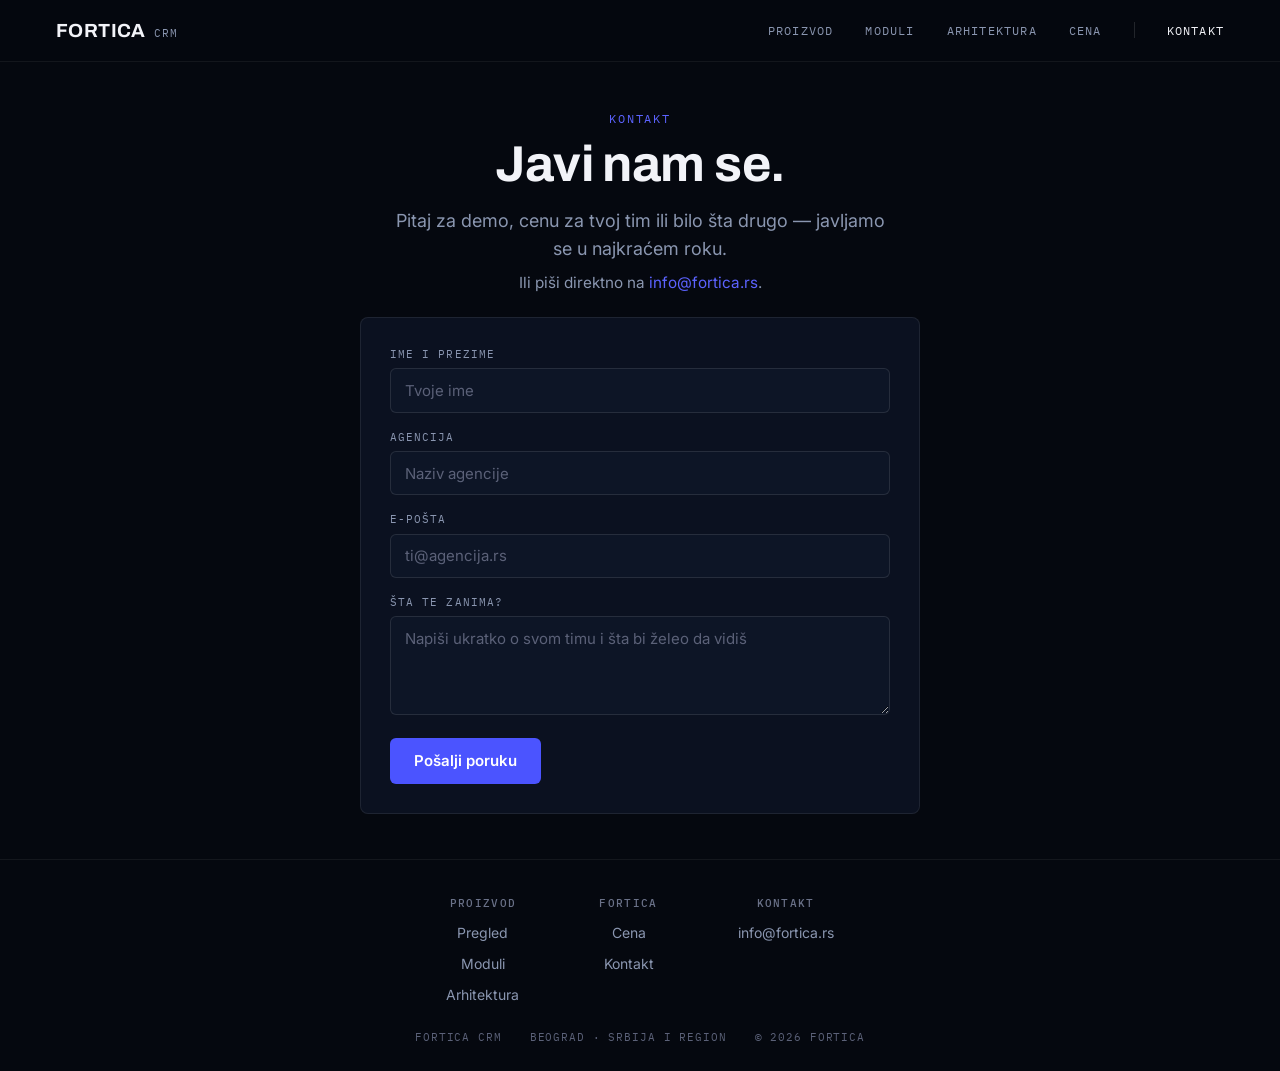
<file: contact.html>
<!DOCTYPE html>
<html lang="sr">
<head>
<meta charset="utf-8">
<meta name="viewport" content="width=device-width, initial-scale=1">
<title>Kontakt — Fortica</title>
<meta name="description" content="Javi se Fortici — pitaj za demo, cenu za tvoj tim ili bilo šta drugo o CRM-u za agencije za nekretnine.">
<meta name="color-scheme" content="dark">
<link rel="icon" href="favicon.ico">
<link rel="preconnect" href="https://fonts.googleapis.com">
<link rel="preconnect" href="https://fonts.gstatic.com" crossorigin>
<link href="https://fonts.googleapis.com/css2?family=Archivo:ital,wght@0,400;0,500;0,600;0,700;0,800;0,900&family=IBM+Plex+Mono:wght@400;500;600&family=Inter:wght@400;500;600;700&display=swap" rel="stylesheet">
<style>
  :root{
    --bg:#05080F; --panel:#0B1120; --field:#0D1526;
    --line:#26304C; --ink:#F2F3F8; --muted:#8A96B0;
    --accent:#4B54FF; --accent-hi:#5C63FF;
    --display:Archivo,sans-serif; --mono:'IBM Plex Mono',monospace; --text:Inter,sans-serif;
  }
  *{box-sizing:border-box}
  body{margin:0;background:var(--bg);color:var(--ink);font-family:var(--text);
       min-height:100vh;display:flex;flex-direction:column;-webkit-font-smoothing:antialiased}
  a{color:var(--accent-hi);text-decoration:none}
  a:hover{color:var(--ink)}
  ::selection{background:var(--accent);color:#fff}

  .nav{display:flex;align-items:center;justify-content:space-between;gap:24px;
       padding:clamp(12px,2.2vh,24px) 56px;position:sticky;top:0;z-index:10;
       background:rgba(5,8,15,0.85);backdrop-filter:blur(10px);
       border-bottom:1px solid rgba(255,255,255,0.06)}
  .brand{display:flex;align-items:baseline;gap:8px}
  .brand b{font-family:var(--display);font-weight:700;font-size:19px;letter-spacing:.02em;color:var(--ink)}
  .brand span{font-family:var(--mono);font-size:11px;letter-spacing:.12em;color:var(--muted)}
  .menu{display:flex;align-items:center;gap:32px;flex-wrap:wrap}
  .menu a,.menu span.sep{font-family:var(--mono);font-size:12px;letter-spacing:.1em;text-transform:uppercase}
  .menu a{color:var(--muted)}
  .menu a:hover,.menu a[aria-current]{color:var(--ink)}
  .menu .sep{width:1px;height:16px;background:rgba(255,255,255,0.12)}

  main{flex:1}
  .hero{padding:clamp(24px,5.5vh,80px) 24px clamp(16px,2.8vh,36px);max-width:560px;margin:0 auto;text-align:center}
  .eyebrow{font-family:var(--mono);font-size:12px;letter-spacing:.16em;
           color:var(--accent-hi);text-transform:uppercase;margin-bottom:clamp(8px,1.4vh,20px)}
  h1{font-family:var(--display);font-weight:700;font-size:clamp(26px,5.6vh,60px);
     line-height:1.04;letter-spacing:-.01em;margin:0 0 clamp(10px,1.8vh,22px);color:var(--ink)}
  .lede{font-size:clamp(15px,2vh,18px);line-height:1.55;color:var(--muted);margin:0 auto 10px;max-width:520px}
  .lede-sm{font-size:clamp(14px,1.7vh,16px);color:var(--muted);margin:0}

  .form-wrap{padding:0 24px clamp(24px,5vh,80px);display:flex;flex-direction:column;align-items:center}
  form{width:100%;max-width:560px;display:flex;flex-direction:column;gap:clamp(9px,1.9vh,22px);
       background:var(--panel);border:1px solid rgba(255,255,255,0.08);
       border-radius:8px;padding:clamp(15px,3.2vh,40px)}
  form label{display:flex;flex-direction:column;gap:clamp(4px,.8vh,8px)}
  form label > span{font-family:var(--mono);font-size:11px;letter-spacing:.1em;
                    color:var(--muted);text-transform:uppercase}
  input,textarea{background:var(--field);border:1px solid rgba(255,255,255,0.1);
                 border-radius:6px;padding:clamp(8px,1.3vh,13px) 14px;font-size:15px;color:var(--ink);
                 outline:none;font-family:var(--text);width:100%}
  textarea{resize:vertical;min-height:clamp(52px,11vh,120px)}
  input:focus,textarea:focus{border-color:var(--accent)}
  input::placeholder,textarea::placeholder{color:#5B6178}
  .trap{position:absolute;width:1px;height:1px;overflow:hidden;opacity:0;pointer-events:none}
  button{margin-top:clamp(2px,.6vh,8px);background:var(--accent);color:#fff;border:none;border-radius:6px;
         padding:clamp(10px,1.5vh,14px) 24px;font-size:15px;font-weight:600;font-family:var(--text);
         cursor:pointer;align-self:flex-start}
  button:hover{background:var(--accent-hi)}

  .note{width:100%;max-width:560px;margin:0 0 clamp(10px,1.8vh,20px);padding:clamp(9px,1.4vh,14px) 16px;border-radius:6px;
        background:var(--panel);border:1px solid rgba(255,255,255,0.08);
        border-left:3px solid var(--accent);font-size:15px;line-height:1.45;color:var(--ink)}
  .note.ok{border-left-color:#1F9D55}
  .note.bad{border-left-color:#C53030}

  footer{border-top:1px solid rgba(255,255,255,0.06);padding:clamp(24px,4vh,56px) 24px clamp(18px,3vh,40px);
         display:flex;flex-direction:column;gap:clamp(18px,3vh,40px);align-items:center}
  .cols{display:flex;gap:80px;flex-wrap:wrap;justify-content:center;text-align:center}
  .col{display:flex;flex-direction:column;gap:14px;align-items:center}
  .col b{font-family:var(--mono);font-size:11px;letter-spacing:.12em;
         color:#6A7188;text-transform:uppercase;font-weight:500}
  .col a{font-size:14px;color:var(--muted)}
  .col a:hover{color:var(--ink)}
  .base{display:flex;justify-content:center;flex-wrap:wrap;gap:8px 28px;width:100%;max-width:900px;
        font-family:var(--mono);font-size:11px;letter-spacing:.08em;
        color:#5B6178;text-transform:uppercase}

  /* Nizak i sirok prozor: hero levo, forma desno, da dugme ostane
     iznad pregiba bez daljeg sabijanja tipografije. */
  @media (min-width:900px) and (max-height:760px){
    main{display:grid;grid-template-columns:minmax(280px,1fr) minmax(320px,560px);
         align-items:center;gap:48px;max-width:1120px;margin:0 auto;padding:16px 24px}
    .hero{text-align:left;padding:0;margin:0;max-width:none}
    .lede,.lede-sm{margin-left:0;margin-right:0}
    .lede{max-width:none}
    .form-wrap{padding:0;align-items:stretch}
    .note{max-width:none}
  }

  @media (max-width:720px){
    .nav{padding:18px 20px;gap:16px}
    .menu{gap:18px}
    .hero{padding:56px 20px 28px}
    .form-wrap{padding:0 20px 72px}
    .cols{gap:28px}
    form{padding:24px}
    footer{padding:40px 20px 32px}
    .cols{gap:36px}
  }
</style>
</head>
<body>

<header class="nav">
  <a class="brand" href="/"><b>FORTICA</b><span>CRM</span></a>
  <nav class="menu">
    <a href="/#proizvod">Proizvod</a>
    <a href="/#moduli">Moduli</a>
    <a href="/#bezbednost">Arhitektura</a>
    <a href="/#kontakt">Cena</a>
    <span class="sep"></span>
    <a href="/contact.html" aria-current="page">Kontakt</a>
  </nav>
</header>

<main>
  <section class="hero">
    <div class="eyebrow">Kontakt</div>
    <h1>Javi nam se.</h1>
    <p class="lede">Pitaj za demo, cenu za tvoj tim ili bilo šta drugo — javljamo se u najkraćem roku.</p>
    <p class="lede-sm">Ili piši direktno na <a href="mailto:info@fortica.rs">info@fortica.rs</a>.</p>
  </section>

  <section class="form-wrap">
    <div id="fc-status" class="note" hidden></div>
    <form action="/kontakt.php" method="post">
      <label>
        <span>Ime i prezime</span>
        <input type="text" name="name" required maxlength="200" placeholder="Tvoje ime">
      </label>
      <label>
        <span>Agencija</span>
        <input type="text" name="agency" maxlength="200" placeholder="Naziv agencije">
      </label>
      <label>
        <span>E-pošta</span>
        <input type="email" name="email" required maxlength="254" placeholder="ti@agencija.rs">
      </label>
      <label>
        <span>Šta te zanima?</span>
        <textarea name="message" rows="3" required maxlength="5000" placeholder="Napiši ukratko o svom timu i šta bi želeo da vidiš"></textarea>
      </label>
      <label class="trap" aria-hidden="true">
        Ne popunjavaj ovo polje
        <input type="text" name="website" tabindex="-1" autocomplete="off">
      </label>
      <button type="submit">Pošalji poruku</button>
    </form>
  </section>
</main>

<footer>
  <div class="cols">
    <div class="col">
      <b>Proizvod</b>
      <a href="/#proizvod">Pregled</a>
      <a href="/#moduli">Moduli</a>
      <a href="/#bezbednost">Arhitektura</a>
    </div>
    <div class="col">
      <b>Fortica</b>
      <a href="/#kontakt">Cena</a>
      <a href="/contact.html">Kontakt</a>
    </div>
    <div class="col">
      <b>Kontakt</b>
      <a href="mailto:info@fortica.rs">info@fortica.rs</a>
    </div>
  </div>
  <div class="base">
    <span>Fortica CRM</span>
    <span>Beograd · Srbija i region</span>
    <span>© 2026 Fortica</span>
  </div>
</footer>

<script>
  (function () {
    var p = new URLSearchParams(location.search);
    var kind = p.has('sent') ? 'ok' : (p.has('error') ? 'bad' : null);
    if (!kind) return;
    var box = document.getElementById('fc-status');
    box.className = 'note ' + kind;
    box.textContent = kind === 'ok'
      ? 'Hvala — poruka je poslata. Javljamo se u najkraćem roku.'
      : 'Poruka nije poslata. Proveri ime, e-poštu i tekst poruke, ili piši direktno na info@fortica.rs.';
    box.hidden = false;
  })();
</script>

</body>
</html>
</file>
